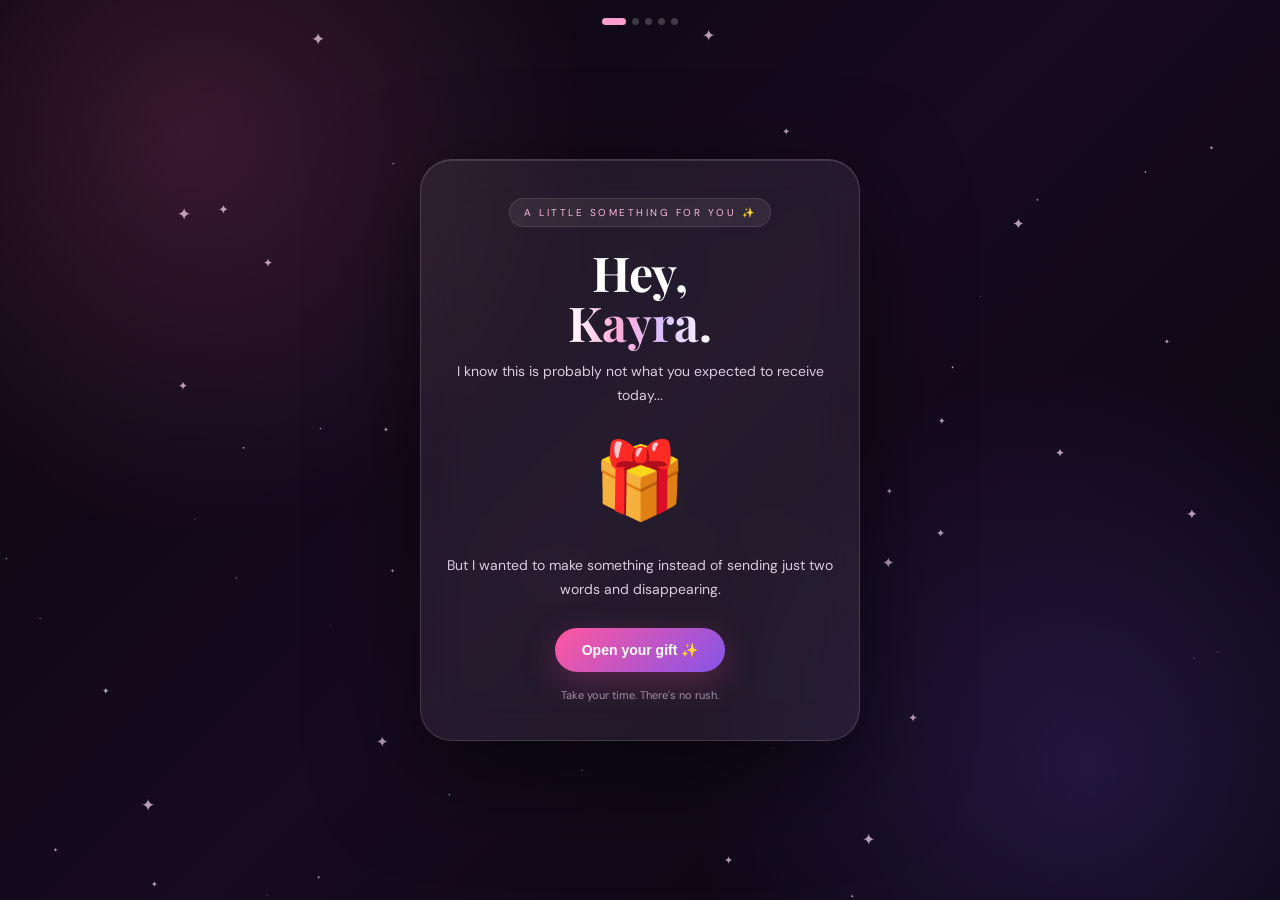
<file: Kayra-birthday/index.html>
<!DOCTYPE html>
<html lang="en">
<head>
<meta charset="UTF-8">
<meta name="viewport" content="width=device-width, initial-scale=1.0">

<title>For Kayra ✨</title>

<style>
@import url('https://fonts.googleapis.com/css2?family=DM+Sans:wght@400;500;600&family=Playfair+Display:wght@500;600&display=swap');

*{
    margin:0;
    padding:0;
    box-sizing:border-box;
}

html,body{
    width:100%;
    height:100%;
}

body{
    overflow:hidden;
    font-family:'DM Sans',sans-serif;
    color:#fff;
    background:
        radial-gradient(circle at 15% 15%,rgba(255,100,180,.18),transparent 30%),
        radial-gradient(circle at 85% 85%,rgba(130,90,255,.18),transparent 30%),
        linear-gradient(135deg,#09050e,#160b20 50%,#08050d);
}

/* ---------- BACKGROUND ---------- */

#stars{
    position:fixed;
    inset:0;
    pointer-events:none;
    z-index:0;
}

.star{
    position:absolute;
    color:rgba(255,220,245,.7);
    animation:twinkle 2s infinite alternate;
}

@keyframes twinkle{
    from{opacity:.15;transform:scale(.7)}
    to{opacity:1;transform:scale(1.15)}
}

#particles{
    position:fixed;
    inset:0;
    pointer-events:none;
    z-index:1;
}

.particle{
    position:absolute;
    bottom:-30px;
    opacity:0;
    animation:rise linear forwards;
}

@keyframes rise{
    0%{
        transform:translateY(0) scale(.7) rotate(0deg);
        opacity:0;
    }
    15%{opacity:.75}
    100%{
        transform:translateY(-110vh) scale(1.1) rotate(180deg);
        opacity:0;
    }
}

/* ---------- PROGRESS ---------- */

.progress{
    position:fixed;
    top:18px;
    left:50%;
    transform:translateX(-50%);
    display:flex;
    gap:6px;
    z-index:20;
}

.dot{
    width:7px;
    height:7px;
    border-radius:20px;
    background:rgba(255,255,255,.2);
    transition:.5s;
}

.dot.active{
    width:24px;
    background:#ff9dcc;
}

/* ---------- PAGES ---------- */

.page{
    position:fixed;
    inset:0;
    z-index:5;

    display:flex;
    justify-content:center;
    align-items:center;

    padding:24px;

    opacity:0;
    pointer-events:none;

    transform:translateX(45px) scale(.98);

    transition:
        opacity .65s ease,
        transform .65s ease;
}

.page.active{
    opacity:1;
    pointer-events:auto;
    transform:translateX(0) scale(1);
}

.card{
    width:min(440px,94vw);
    max-height:88vh;
    overflow:auto;

    padding:38px 26px;

    text-align:center;

    border:1px solid rgba(255,255,255,.14);
    border-radius:32px;

    background:rgba(255,255,255,.065);

    backdrop-filter:blur(22px);
    -webkit-backdrop-filter:blur(22px);

    box-shadow:
        0 30px 100px rgba(0,0,0,.55),
        inset 0 1px rgba(255,255,255,.12);

    scrollbar-width:none;
}

.card::-webkit-scrollbar{
    display:none;
}

.eyebrow{
    display:inline-block;

    padding:7px 14px;

    border-radius:50px;

    background:rgba(255,255,255,.07);
    border:1px solid rgba(255,255,255,.1);

    color:#ffb8df;

    font-size:10px;
    letter-spacing:2.5px;
    text-transform:uppercase;
}

h1,h2{
    font-family:'Playfair Display',serif;
}

h1{
    margin:20px 0 12px;
    font-size:48px;
    line-height:1.05;
}

h2{
    margin:18px 0;
    font-size:34px;
    line-height:1.15;
}

.gradient{
    background:
        linear-gradient(
            90deg,
            #fff,
            #ffacd9,
            #d8c0ff,
            #fff
        );

    -webkit-background-clip:text;
    background-clip:text;
    color:transparent;
}

.sub{
    color:#d9cedf;
    font-size:14px;
    line-height:1.7;
}

.emoji{
    font-size:75px;
    margin:25px 0;
    animation:float 2.7s ease-in-out infinite;
}

@keyframes float{
    0%,100%{
        transform:translateY(0) rotate(-2deg);
    }
    50%{
        transform:translateY(-10px) rotate(2deg);
    }
}

button{
    border:none;
    outline:none;

    margin-top:26px;

    padding:14px 27px;

    border-radius:50px;

    color:#fff;
    background:
        linear-gradient(
            135deg,
            #ff579f,
            #8654e8
        );

    font-size:14px;
    font-weight:600;

    box-shadow:
        0 10px 35px rgba(255,80,160,.25);

    cursor:pointer;

    transition:.25s;
}

button:active{
    transform:scale(.94);
}

.small-note{
    margin-top:16px;
    font-size:11px;
    color:#9f91a7;
}

/* ---------- PAGE 3 ---------- */

.quote{
    margin:25px 0;

    padding:22px;

    text-align:left;

    border-left:2px solid #ff91c7;
    border-radius:0 18px 18px 0;

    background:rgba(255,255,255,.045);

    color:#f5e8f2;

    font-family:'Playfair Display',serif;
    font-size:19px;
    line-height:1.65;
}

.body-text{
    color:#d8cdda;
    font-size:14px;
    line-height:1.8;
}

/* ---------- WISHES ---------- */

.wishes{
    display:grid;
    gap:11px;
    margin-top:25px;
}

.wish{
    display:flex;
    align-items:center;
    gap:12px;

    padding:15px;

    text-align:left;

    border-radius:18px;

    background:rgba(255,255,255,.045);
    border:1px solid rgba(255,255,255,.07);

    color:#ddd3e2;
    font-size:13px;
    line-height:1.5;
}

.wish-icon{
    font-size:23px;
}

/* ---------- PAGE 5 ---------- */

.letter{
    margin-top:20px;

    padding:21px;

    text-align:left;

    border-radius:22px;

    background:rgba(255,255,255,.04);
    border:1px solid rgba(255,255,255,.07);
}

.letter p{
    margin-bottom:15px;

    color:#dcd2df;

    font-size:13.5px;
    line-height:1.8;
}

.signature{
    margin-top:22px;

    text-align:right;

    color:#ffadd8;

    font-family:'Playfair Display',serif;
    font-size:20px;
}

.final-line{
    margin-top:20px;

    color:#fff;

    font-family:'Playfair Display',serif;
    font-size:18px;
    line-height:1.5;
}

/* ---------- FINAL BUTTON ---------- */

#finalMessage{
    display:none;

    margin-top:20px;

    animation:appear .8s ease;
}

#finalMessage.show{
    display:block;
}

.final-heart{
    font-size:45px;
    margin-bottom:10px;

    animation:heartbeat 1.4s infinite;
}

@keyframes heartbeat{
    0%,100%{transform:scale(1)}
    50%{transform:scale(1.12)}
}

@keyframes appear{
    from{
        opacity:0;
        transform:translateY(12px);
    }
    to{
        opacity:1;
        transform:translateY(0);
    }
}
</style>
</head>


<body>

<div id="stars"></div>
<div id="particles"></div>


<!-- PROGRESS -->

<div class="progress">
    <div class="dot active"></div>
    <div class="dot"></div>
    <div class="dot"></div>
    <div class="dot"></div>
    <div class="dot"></div>
</div>


<!-- =====================================================
     PAGE 1
===================================================== -->

<section class="page active">

    <div class="card">

        <div class="eyebrow">
            A little something for you ✨
        </div>

        <h1>
            Hey,<br>
            <span class="gradient">Kayra.</span>
        </h1>

        <p class="sub">
            I know this is probably not what
            you expected to receive today...
        </p>

        <div class="emoji">
            🎁
        </div>

        <p class="sub">
            But I wanted to make something
            instead of sending just two words
            and disappearing.
        </p>

        <button onclick="nextPage()">
            Open your gift ✨
        </button>

        <div class="small-note">
            Take your time. There's no rush.
        </div>

    </div>

</section>


<!-- =====================================================
     PAGE 2
===================================================== -->

<section class="page">

    <div class="card">

        <div class="eyebrow">
            Today is yours 🎂
        </div>

        <div class="emoji">
            🎂
        </div>

        <h2 class="gradient">
            Happy Birthday,<br>
            Kayra!
        </h2>

        <p class="body-text">

            Today I hope you get everything
            that makes you genuinely happy.

            <br><br>

            Good people.
            Good memories.
            Peaceful moments.
            And a lot of reasons to smile.

        </p>

        <button onclick="nextPage()">
            There's something I wanted to say →
        </button>

    </div>

</section>


<!-- =====================================================
     PAGE 3
===================================================== -->

<section class="page">

    <div class="card">

        <div class="eyebrow">
            Something honest
        </div>

        <h2>
            It's been a while...
        </h2>

        <div class="quote">
            “Some people can become quiet
            parts of our lives without becoming
            unimportant.”
        </div>

        <p class="body-text">

            We haven't talked in quite some time.

            <br><br>

            Life gets busy.
            People get distracted.
            Conversations sometimes just...
            stop.

            <br><br>

            But honestly, I still remember the
            good conversations and the random
            little moments.

            <br><br>

            And today felt like the perfect excuse
            to say:

            <br><br>

            <b>
                I'm genuinely glad I got to know you.
            </b>

        </p>

        <button onclick="nextPage()">
            One more page 🌷
        </button>

    </div>

</section>


<!-- =====================================================
     PAGE 4
===================================================== -->

<section class="page">

    <div class="card">

        <div class="eyebrow">
            Birthday wishes • Just for you
        </div>

        <h2 class="gradient">
            For your next chapter...
        </h2>

        <div class="wishes">

            <div class="wish">
                <div class="wish-icon">✨</div>
                <div>
                    I hope you find more things
                    that make you excited to wake up.
                </div>
            </div>

            <div class="wish">
                <div class="wish-icon">🌷</div>
                <div>
                    I hope you always have people
                    around you who truly appreciate you.
                </div>
            </div>

            <div class="wish">
                <div class="wish-icon">🚀</div>
                <div>
                    I hope the things you're working
                    towards slowly become reality.
                </div>
            </div>

            <div class="wish">
                <div class="wish-icon">🌙</div>
                <div>
                    And on difficult days,
                    I hope you remember that
                    better days come too.
                </div>
            </div>

        </div>

        <button onclick="nextPage()">
            The last page 💌
        </button>

    </div>

</section>


<!-- =====================================================
     PAGE 5
===================================================== -->

<section class="page">

    <div class="card">

        <div class="eyebrow">
            One last thing
        </div>

        <h2 class="gradient">
            A small letter<br>
            for you.
        </h2>

        <div class="letter">

            <p>
                I know we haven't talked in a long time,
                so maybe getting a whole webpage from me
                today is a little unexpected. 😅
            </p>

            <p>
                But I didn't want your birthday to pass
                with me simply thinking,
                “I should probably wish her.”
            </p>

            <p>
                I actually wanted to do something
                that felt a little more special.
            </p>

            <p>
                You were once someone I genuinely
                enjoyed talking to, and even though
                our conversations became quiet,
                that doesn't make those moments
                meaningless.
            </p>

            <p>
                So I don't have any big expectations
                from this little gift.
            </p>

            <p>
                I just wanted to say
                <b>Happy Birthday.</b>
            </p>

            <p>
                And if life ever gives us another
                chance to have those random,
                stupid, interesting conversations again...
                I'd be happy about that.
            </p>

            <div class="signature">
                — Someone who remembered 🌷
            </div>

        </div>


        <div class="final-line">
            Maybe this isn't the end of a conversation...
            <br>
            maybe it's just a little “hey” again. :)
        </div>


        <button onclick="celebrate()">
            One last little surprise ✨
        </button>


        <div id="finalMessage">

            <div class="final-heart">
                ♡
            </div>

            <p class="sub">
                No pressure. No expectations.
                <br><br>
                Just...
                <b>Happy Birthday, Kayra. 🎂</b>
            </p>

        </div>

    </div>

</section>


<script>

/* =====================================================
   PAGE NAVIGATION
===================================================== */

let currentPage = 0;

const pages = document.querySelectorAll(".page");
const dots = document.querySelectorAll(".dot");

function nextPage(){

    if(currentPage >= pages.length - 1){
        return;
    }

    pages[currentPage].classList.remove("active");
    dots[currentPage].classList.remove("active");

    currentPage++;

    pages[currentPage].classList.add("active");
    dots[currentPage].classList.add("active");

}


/* =====================================================
   STARS
===================================================== */

const stars = document.getElementById("stars");

for(let i=0;i<55;i++){

    const star = document.createElement("div");

    star.className = "star";

    star.innerHTML =
        Math.random() > .5 ? "✦" : "·";

    star.style.left =
        Math.random()*100 + "vw";

    star.style.top =
        Math.random()*100 + "vh";

    star.style.fontSize =
        (5 + Math.random()*12) + "px";

    star.style.animationDelay =
        Math.random()*2 + "s";

    stars.appendChild(star);
}


/* =====================================================
   FLOATING PARTICLES
===================================================== */

const particles =
    document.getElementById("particles");

function createParticle(){

    const p = document.createElement("div");

    p.className = "particle";

    const symbols = [
        "♡",
        "✦",
        "✧",
        "✨",
        "🌸"
    ];

    p.innerHTML =
        symbols[Math.floor(Math.random()*symbols.length)];

    p.style.left =
        Math.random()*100 + "vw";

    p.style.fontSize =
        (10 + Math.random()*18) + "px";

    p.style.animationDuration =
        (6 + Math.random()*6) + "s";

    particles.appendChild(p);

    setTimeout(()=>{
        p.remove();
    },12000);
}

setInterval(createParticle,700);


/* =====================================================
   FINAL SURPRISE
===================================================== */

function celebrate(){

    const final =
        document.getElementById("finalMessage");

    final.classList.add("show");

    /* burst */

    for(let i=0;i<80;i++){

        setTimeout(()=>{

            const p =
                document.createElement("div");

            p.className = "particle";

            p.innerHTML =
                ["♡","💗","✨","🌸","✦"]
                [Math.floor(Math.random()*5)];

            p.style.left =
                Math.random()*100 + "vw";

            p.style.fontSize =
                (12+Math.random()*22)+"px";

            p.style.animationDuration =
                (3+Math.random()*4)+"s";

            particles.appendChild(p);

            setTimeout(()=>{
                p.remove();
            },8000);

        },i*35);

    }

}

</script>

</body>
          </html>
</file>
